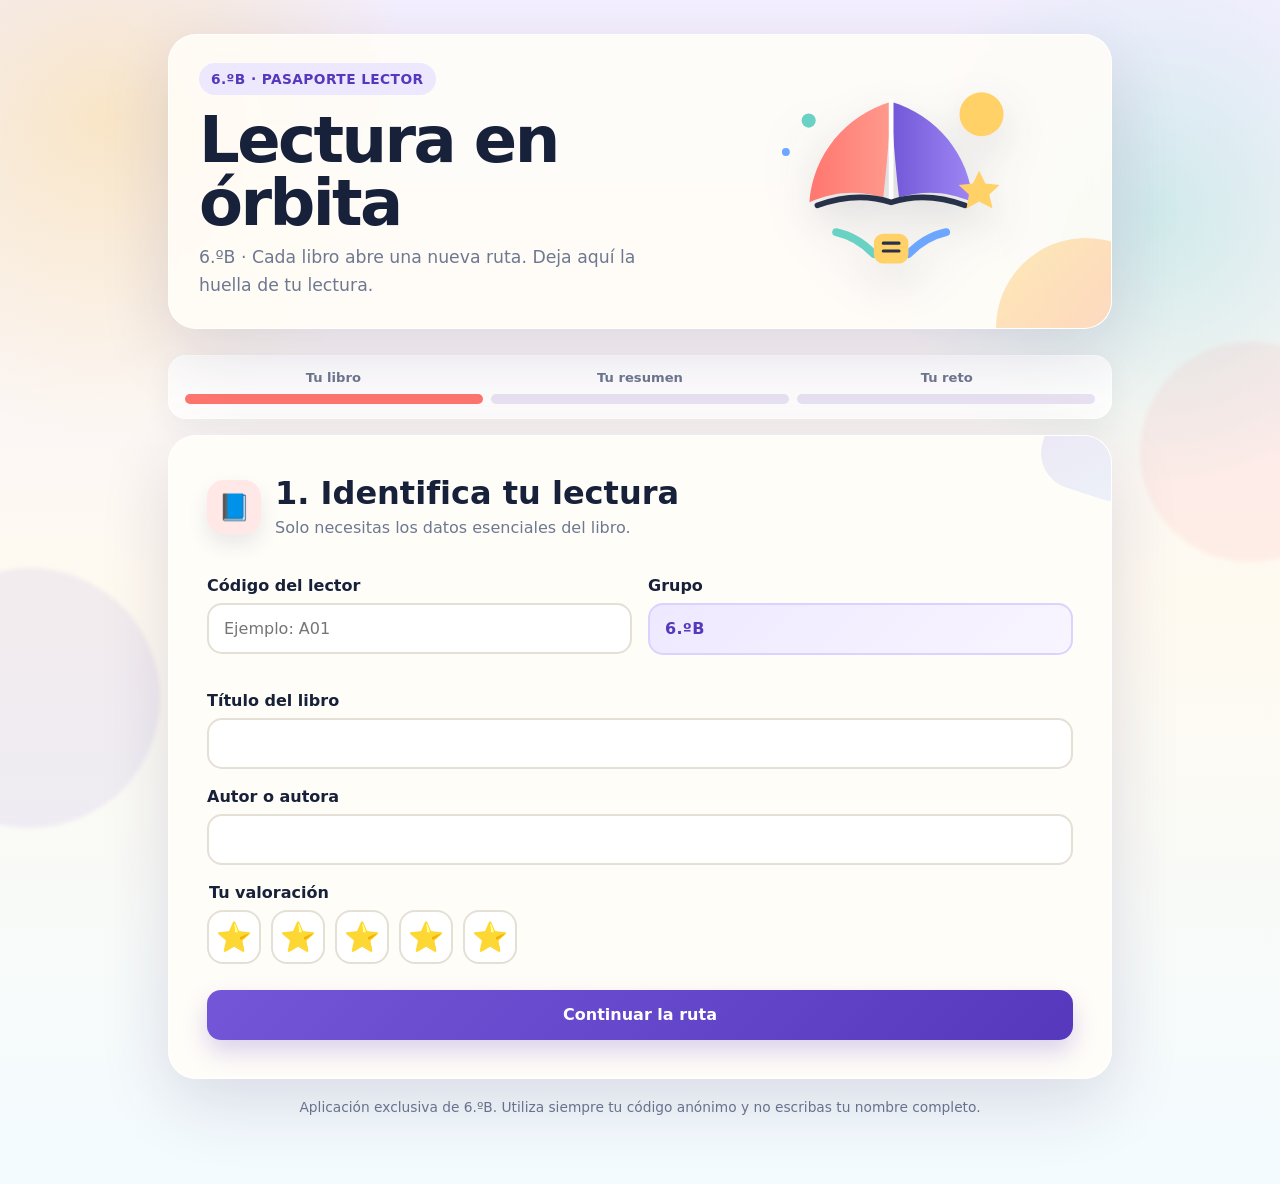
<file: index.html>
<!DOCTYPE html>
<html lang="es">
<head>
  <meta charset="UTF-8">
  <meta name="viewport" content="width=device-width, initial-scale=1.0">
  <title>Lectura en órbita</title>
  <style>
    :root {
      --navy: #18213a;
      --ink: #27324a;
      --muted: #6e7890;
      --paper: #fffdf8;
      --cream: #fff7e8;
      --purple: #7357d8;
      --purple-dark: #5638bd;
      --coral: #ff766f;
      --yellow: #ffd166;
      --aqua: #69d2c5;
      --blue: #6ca6ff;
      --green: #5dbb8a;
      --danger: #d95050;
      --border: #e5e0d6;
      --shadow: 0 24px 70px rgba(40, 31, 90, .14);
      --radius-xl: 28px;
      --radius-lg: 20px;
      --radius-md: 14px;
    }

    * { box-sizing: border-box; }

    html { scroll-behavior: smooth; }

    body {
      margin: 0;
      min-height: 100vh;
      font-family: Inter, ui-rounded, "Segoe UI", system-ui, sans-serif;
      background:
        radial-gradient(circle at 8% 10%, rgba(255, 209, 102, .35), transparent 20%),
        radial-gradient(circle at 90% 18%, rgba(105, 210, 197, .28), transparent 18%),
        linear-gradient(180deg, #f4efff 0%, #fffaf0 50%, #f3fbff 100%);
      color: var(--ink);
      overflow-x: hidden;
    }

    body::before,
    body::after {
      content: "";
      position: fixed;
      z-index: -1;
      border-radius: 50%;
      filter: blur(2px);
      opacity: .7;
    }

    body::before {
      width: 260px;
      height: 260px;
      background: rgba(115, 87, 216, .12);
      left: -100px;
      bottom: 8%;
    }

    body::after {
      width: 220px;
      height: 220px;
      background: rgba(255, 118, 111, .12);
      right: -80px;
      top: 38%;
    }

    .shell {
      width: min(980px, 100%);
      margin: 0 auto;
      padding: 26px 18px 56px;
    }

    .hero {
      position: relative;
      display: grid;
      grid-template-columns: 1.15fr .85fr;
      gap: 24px;
      align-items: center;
      margin: 8px 0 26px;
      padding: 28px 30px;
      border-radius: var(--radius-xl);
      background: rgba(255, 253, 248, .88);
      backdrop-filter: blur(10px);
      border: 1px solid rgba(255, 255, 255, .9);
      box-shadow: var(--shadow);
      overflow: hidden;
    }

    .hero::after {
      content: "";
      position: absolute;
      width: 180px;
      height: 180px;
      border-radius: 50%;
      right: -65px;
      bottom: -90px;
      background: linear-gradient(135deg, rgba(255, 209, 102, .45), rgba(255, 118, 111, .35));
    }

    .eyebrow {
      display: inline-flex;
      align-items: center;
      gap: 8px;
      padding: 8px 12px;
      border-radius: 999px;
      color: var(--purple-dark);
      background: #eee8ff;
      font-size: .86rem;
      font-weight: 800;
      letter-spacing: .03em;
      text-transform: uppercase;
    }

    h1 {
      margin: 14px 0 10px;
      font-size: clamp(2.15rem, 5vw, 4rem);
      line-height: .98;
      color: var(--navy);
      letter-spacing: -.04em;
    }

    .hero p {
      max-width: 620px;
      margin: 0;
      color: var(--muted);
      font-size: 1.08rem;
      line-height: 1.6;
    }

    .hero-illustration {
      display: grid;
      place-items: center;
      min-height: 235px;
    }

    .hero-illustration svg {
      width: min(100%, 330px);
      height: auto;
      filter: drop-shadow(0 18px 22px rgba(39, 50, 74, .15));
    }

    .message {
      display: none;
      margin: 0 0 16px;
      padding: 14px 18px;
      border-radius: 14px;
      font-weight: 800;
      box-shadow: 0 10px 28px rgba(39, 50, 74, .08);
    }

    .message.error {
      display: block;
      background: #fff0ef;
      color: #9d2f2f;
      border: 1px solid #ffd0cd;
    }

    .message.success {
      display: block;
      background: #eaf9f2;
      color: #176d49;
      border: 1px solid #c5ead8;
    }

    .progress-wrap {
      margin: 0 0 16px;
      padding: 14px 16px;
      border-radius: 18px;
      background: rgba(255, 255, 255, .78);
      border: 1px solid rgba(255,255,255,.9);
      box-shadow: 0 10px 28px rgba(39, 50, 74, .06);
    }

    .progress-labels {
      display: grid;
      grid-template-columns: repeat(3, 1fr);
      gap: 10px;
      margin-bottom: 9px;
      color: var(--muted);
      font-size: .82rem;
      font-weight: 800;
      text-align: center;
    }

    .progress {
      display: grid;
      grid-template-columns: repeat(3, 1fr);
      gap: 8px;
    }

    .progress span {
      height: 10px;
      border-radius: 999px;
      background: #e8e2f2;
      transition: .25s ease;
    }

    .progress span.active:nth-child(1) { background: var(--coral); }
    .progress span.active:nth-child(2) { background: var(--yellow); }
    .progress span.active:nth-child(3) { background: var(--aqua); }

    .card {
      display: none;
      position: relative;
      background: rgba(255, 253, 248, .96);
      border: 1px solid rgba(255,255,255,.95);
      border-radius: var(--radius-xl);
      padding: clamp(22px, 4vw, 38px);
      box-shadow: var(--shadow);
      overflow: hidden;
    }

    .card.active { display: block; }

    .card::before {
      content: "";
      position: absolute;
      width: 110px;
      height: 110px;
      border-radius: 36px;
      transform: rotate(18deg);
      right: -45px;
      top: -50px;
      background: linear-gradient(135deg, rgba(115, 87, 216, .15), rgba(108, 166, 255, .12));
    }

    .section-heading {
      display: flex;
      align-items: center;
      gap: 14px;
      margin-bottom: 18px;
    }

    .section-icon {
      flex: 0 0 54px;
      width: 54px;
      height: 54px;
      display: grid;
      place-items: center;
      border-radius: 17px;
      font-size: 26px;
      box-shadow: 0 10px 20px rgba(39,50,74,.10);
    }

    .step1-icon { background: #ffe8e5; }
    .step2-icon { background: #fff2c9; }
    .step3-icon { background: #dff7f3; }

    h2 {
      margin: 0;
      color: var(--navy);
      font-size: clamp(1.45rem, 3vw, 2rem);
    }

    .sub {
      margin: 4px 0 0;
      color: var(--muted);
      line-height: 1.5;
    }

    .grid-2 {
      display: grid;
      grid-template-columns: repeat(2, minmax(0, 1fr));
      gap: 16px;
    }

    .field { margin: 18px 0; }

    .fixed-group {
      width: 100%;
      min-height: 52px;
      display: flex;
      align-items: center;
      padding: 14px 15px;
      border: 2px solid #dcd2ff;
      border-radius: 15px;
      background: linear-gradient(135deg, #eee9ff, #f8f5ff);
      color: var(--purple-dark);
      font-weight: 900;
      letter-spacing: .02em;
    }

    label, legend {
      display: block;
      margin-bottom: 8px;
      color: var(--navy);
      font-weight: 800;
    }

    input, select, textarea, button { font: inherit; }

    input, select, textarea {
      width: 100%;
      border: 2px solid var(--border);
      border-radius: 15px;
      padding: 14px 15px;
      background: #fff;
      color: var(--ink);
      transition: .18s ease;
    }

    input:hover, select:hover, textarea:hover {
      border-color: #cfc5ed;
    }

    input:focus, select:focus, textarea:focus, button:focus-visible {
      outline: 4px solid rgba(255, 209, 102, .38);
      border-color: var(--purple);
    }

    textarea {
      min-height: 145px;
      resize: vertical;
      line-height: 1.55;
    }

    .counter {
      margin-top: 7px;
      text-align: right;
      color: var(--muted);
      font-size: .92rem;
      font-weight: 700;
    }

    .counter.over { color: var(--danger); }

    .stars {
      display: flex;
      flex-wrap: wrap;
      gap: 10px;
    }

    .stars input {
      position: absolute;
      opacity: 0;
      pointer-events: none;
    }

    .stars label {
      cursor: pointer;
      width: 54px;
      height: 54px;
      display: grid;
      place-items: center;
      margin: 0;
      border: 2px solid var(--border);
      border-radius: 16px;
      font-size: 29px;
      background: #fff;
      transition: .18s ease;
    }

    .stars label:hover {
      transform: translateY(-3px) rotate(-2deg);
      border-color: var(--yellow);
      box-shadow: 0 10px 18px rgba(255, 209, 102, .22);
    }

    .stars input:checked + label {
      border-color: var(--purple);
      background: #f1edff;
      transform: translateY(-3px);
      box-shadow: 0 10px 18px rgba(115, 87, 216, .18);
    }

    .prompt-card {
      display: grid;
      grid-template-columns: 54px 1fr;
      gap: 14px;
      align-items: start;
      padding: 18px;
      border-radius: 18px;
      background: linear-gradient(135deg, #fff3cd, #fff9eb);
      border: 1px solid #f7dda1;
    }

    .prompt-card .emoji {
      width: 54px;
      height: 54px;
      display: grid;
      place-items: center;
      border-radius: 16px;
      background: white;
      font-size: 26px;
    }

    .question-box {
      margin: 14px 0 20px;
      padding: 20px;
      border-radius: 18px;
      background: linear-gradient(135deg, #eee9ff, #f7f4ff);
      border: 1px solid #dcd2ff;
      border-left: 7px solid var(--purple);
      color: var(--navy);
      font-size: 1.15rem;
      font-weight: 850;
      line-height: 1.5;
    }

    .response-tabs {
      display: grid;
      grid-template-columns: repeat(2, minmax(0,1fr));
      gap: 10px;
      margin-bottom: 18px;
    }

    .tab {
      min-height: 54px;
      background: white;
      color: var(--ink);
      border: 2px solid var(--border);
    }

    .tab.active {
      border-color: var(--purple);
      background: #eee9ff;
      color: var(--purple-dark);
      box-shadow: 0 10px 20px rgba(115, 87, 216, .12);
    }

    .audio-panel {
      display: none;
      text-align: center;
      padding: 24px;
      border: 2px dashed #b8dcd6;
      border-radius: 18px;
      background: linear-gradient(135deg, #effbf8, #f8fffd);
    }

    .audio-panel.active { display: block; }

    .audio-upload-label {
      display: inline-flex;
      align-items: center;
      justify-content: center;
      min-height: 52px;
      padding: 13px 20px;
      border-radius: 14px;
      background: linear-gradient(135deg, var(--purple), var(--purple-dark));
      color: #fff;
      font-weight: 850;
      cursor: pointer;
      box-shadow: 0 12px 24px rgba(86, 56, 189, .18);
    }

    .audio-upload-label:hover { transform: translateY(-2px); }

    .audio-upload-label input {
      position: absolute;
      width: 1px;
      height: 1px;
      opacity: 0;
      pointer-events: none;
    }

    .audio-file-info {
      margin: 14px 0 0;
      color: var(--navy);
      font-weight: 800;
      overflow-wrap: anywhere;
    }

    .recorder-box {
      padding: 20px;
      border-radius: 18px;
      background: #fff;
      border: 1px solid #d8eee9;
      box-shadow: 0 10px 26px rgba(39, 50, 74, .07);
    }

    .recorder-status {
      display: flex;
      align-items: center;
      justify-content: center;
      gap: 10px;
      min-height: 32px;
      margin-bottom: 10px;
      color: var(--navy);
      font-weight: 850;
    }

    .record-dot {
      width: 13px;
      height: 13px;
      border-radius: 50%;
      background: #b8becb;
    }

    .record-dot.live {
      background: var(--danger);
      animation: pulse 1s infinite;
    }

    .timer {
      margin: 4px 0 14px;
      color: var(--navy);
      font-size: 2.35rem;
      font-weight: 900;
      font-variant-numeric: tabular-nums;
      letter-spacing: .03em;
    }

    .wave {
      display: flex;
      justify-content: center;
      align-items: center;
      gap: 5px;
      height: 40px;
      margin-bottom: 16px;
    }

    .wave span {
      width: 5px;
      height: 10px;
      border-radius: 999px;
      background: var(--aqua);
      opacity: .55;
    }

    .wave.live span { animation: wave 900ms ease-in-out infinite; }
    .wave.live span:nth-child(2) { animation-delay: 100ms; }
    .wave.live span:nth-child(3) { animation-delay: 200ms; }
    .wave.live span:nth-child(4) { animation-delay: 300ms; }
    .wave.live span:nth-child(5) { animation-delay: 400ms; }
    .wave.live span:nth-child(6) { animation-delay: 500ms; }
    .wave.live span:nth-child(7) { animation-delay: 600ms; }

    .audio-choice-divider {
      display: flex;
      align-items: center;
      gap: 12px;
      margin: 20px 0;
      color: var(--muted);
      font-size: .88rem;
      font-weight: 850;
    }

    .audio-choice-divider::before,
    .audio-choice-divider::after {
      content: '';
      flex: 1;
      height: 1px;
      background: #d9e8e4;
    }

    .audio-buttons {
      display: flex;
      justify-content: center;
      flex-wrap: wrap;
      gap: 10px;
    }

    @keyframes pulse {
      0%, 100% { transform: scale(1); opacity: 1; }
      50% { transform: scale(.7); opacity: .45; }
    }

    @keyframes wave {
      0%, 100% { height: 9px; }
      50% { height: 34px; }
    }

    audio {
      width: 100%;
      margin-top: 16px;
    }

    .hint {
      color: var(--muted);
      font-size: .96rem;
      line-height: 1.55;
    }

    .actions {
      display: flex;
      gap: 12px;
      margin-top: 26px;
    }

    button {
      min-height: 50px;
      padding: 13px 20px;
      border: 0;
      border-radius: 14px;
      font-weight: 850;
      cursor: pointer;
      transition: .18s ease;
    }

    button:hover { transform: translateY(-2px); }

    .primary {
      flex: 1;
      background: linear-gradient(135deg, var(--purple), var(--purple-dark));
      color: #fff;
      box-shadow: 0 12px 24px rgba(86, 56, 189, .22);
    }

    .secondary {
      background: #f0edf6;
      color: var(--ink);
    }

    .danger {
      background: #ffecec;
      color: var(--danger);
    }

    .success-screen {
      text-align: center;
      padding-top: 42px;
      padding-bottom: 42px;
    }

    .success-art {
      width: min(100%, 360px);
      margin: 0 auto 14px;
    }

    .success-art svg { width: 100%; height: auto; }

    .loading {
      pointer-events: none;
      opacity: .68;
    }

    .footer-note {
      text-align: center;
      margin-top: 20px;
      color: var(--muted);
      font-size: .86rem;
    }

    @media (max-width: 760px) {
      .hero {
        grid-template-columns: 1fr;
        text-align: center;
      }

      .hero p { margin-inline: auto; }

      .hero-illustration { min-height: 190px; }

      .grid-2 { grid-template-columns: 1fr; }
    }

    @media (max-width: 540px) {
      .shell { padding-inline: 12px; }
      .hero { padding: 24px 20px; }
      .actions { flex-direction: column-reverse; }
      .response-tabs { grid-template-columns: 1fr; }
      .progress-labels { font-size: .72rem; }
      .card { border-radius: 22px; }
    }

    @media (prefers-reduced-motion: reduce) {
      * { transition: none !important; scroll-behavior: auto !important; }
    }
  </style>
</head>
<body>
  <iframe id="submitFrame" name="submitFrame" hidden></iframe>
  <form id="transportForm" method="post" target="submitFrame" hidden>
    <input id="transportPayload" name="payload" type="hidden">
  </form>
  <main class="shell">
    <section class="hero">
      <div>
        <div class="eyebrow">6.ºB · Pasaporte lector</div>
        <h1>Lectura en órbita</h1>
        <p>6.ºB · Cada libro abre una nueva ruta. Deja aquí la huella de tu lectura.</p>
      </div>

      <div class="hero-illustration" aria-hidden="true">
        <svg viewBox="0 0 420 300" role="img">
          <defs>
            <linearGradient id="bookA" x1="0" x2="1">
              <stop offset="0" stop-color="#7357d8"/>
              <stop offset="1" stop-color="#9f87f4"/>
            </linearGradient>
            <linearGradient id="bookB" x1="0" x2="1">
              <stop offset="0" stop-color="#ff766f"/>
              <stop offset="1" stop-color="#ff9a8d"/>
            </linearGradient>
          </defs>
          <circle cx="315" cy="64" r="28" fill="#ffd166"/>
          <circle cx="95" cy="72" r="9" fill="#69d2c5"/>
          <circle cx="66" cy="112" r="5" fill="#6ca6ff"/>
          <path d="M200 48c58 17 100 68 104 128-31-14-62-16-94-6-5-46-8-82-10-122z" fill="url(#bookA)"/>
          <path d="M200 48c-58 17-100 68-104 128 31-14 62-16 94-6 5-46 8-82 10-122z" fill="url(#bookB)"/>
          <path d="M200 48v122" stroke="#fff" stroke-width="6" stroke-linecap="round"/>
          <path d="M106 180c38-14 69-12 94-4 25-8 56-10 94 4" fill="none" stroke="#27324a" stroke-width="7" stroke-linecap="round"/>
          <path d="M130 214c18 4 34 13 48 28" fill="none" stroke="#69d2c5" stroke-width="10" stroke-linecap="round"/>
          <path d="M270 214c-18 4-34 13-48 28" fill="none" stroke="#6ca6ff" stroke-width="10" stroke-linecap="round"/>
          <rect x="178" y="216" width="44" height="38" rx="12" fill="#ffd166"/>
          <path d="M190 228h20M190 238h20" stroke="#27324a" stroke-width="4" stroke-linecap="round"/>
          <path d="M312 136l8 16 18 2-13 12 4 18-17-9-16 9 3-18-13-12 18-2z" fill="#ffd166"/>
        </svg>
      </div>
    </section>

    <div id="message" class="message" role="alert" aria-live="polite"></div>

    <div class="progress-wrap">
      <div class="progress-labels">
        <span>Tu libro</span>
        <span>Tu resumen</span>
        <span>Tu reto</span>
      </div>
      <div class="progress" aria-label="Progreso">
        <span id="p1" class="active"></span>
        <span id="p2"></span>
        <span id="p3"></span>
      </div>
    </div>

    <form id="readerForm" novalidate>
      <section id="step1" class="card active">
        <div class="section-heading">
          <div class="section-icon step1-icon">📘</div>
          <div>
            <h2>1. Identifica tu lectura</h2>
            <p class="sub">Solo necesitas los datos esenciales del libro.</p>
          </div>
        </div>

        <div class="grid-2">
          <div class="field">
            <label for="codigo">Código del lector</label>
            <input id="codigo" name="codigo" type="text" maxlength="12"
                   placeholder="Ejemplo: A01" autocomplete="off" required>
          </div>

          <div class="field">
            <label>Grupo</label>
            <div class="fixed-group" aria-label="Grupo 6.ºB">6.ºB</div>
            <input id="grupo" name="grupo" type="hidden" value="6ºB">
          </div>
        </div>

        <div class="field">
          <label for="titulo">Título del libro</label>
          <input id="titulo" name="titulo" type="text" maxlength="120" required>
        </div>

        <div class="field">
          <label for="autor">Autor o autora</label>
          <input id="autor" name="autor" type="text" maxlength="100" required>
        </div>

        <fieldset class="field" style="border:0;padding:0">
          <legend>Tu valoración</legend>
          <div class="stars" role="radiogroup" aria-label="Valoración">
              <input id="star1" type="radio" name="valoracion" value="1" required>
              <label for="star1" aria-label="1 estrellas">⭐</label>
              <input id="star2" type="radio" name="valoracion" value="2" required>
              <label for="star2" aria-label="2 estrellas">⭐</label>
              <input id="star3" type="radio" name="valoracion" value="3" required>
              <label for="star3" aria-label="3 estrellas">⭐</label>
              <input id="star4" type="radio" name="valoracion" value="4" required>
              <label for="star4" aria-label="4 estrellas">⭐</label>
              <input id="star5" type="radio" name="valoracion" value="5" required>
              <label for="star5" aria-label="5 estrellas">⭐</label>
          </div>
        </fieldset>

        <div class="actions">
          <button type="button" class="primary" onclick="goToStep(2)">Continuar la ruta</button>
        </div>
      </section>

      <section id="step2" class="card">
        <div class="section-heading">
          <div class="section-icon step2-icon">✍️</div>
          <div>
            <h2>2. Resume con precisión</h2>
            <p class="sub">Selecciona lo esencial y exprésalo con tus propias palabras.</p>
          </div>
        </div>

        <div class="prompt-card">
          <div class="emoji">💡</div>
          <div>
            <strong>Pista para organizarte</strong>
            <p class="hint" style="margin-bottom:0">Puedes pensar en tres momentos: situación inicial, conflicto principal y desenlace.</p>
          </div>
        </div>

        <div class="field">
          <label for="resumen">Resumen del libro</label>
          <textarea id="resumen" name="resumen"
                    placeholder="Al principio... El conflicto principal... Finalmente..."
                    required></textarea>
          <div id="summaryCounter" class="counter">0 / 55 palabras</div>
        </div>

        <div class="actions">
          <button type="button" class="secondary" onclick="goToStep(1)">Volver</button>
          <button type="button" class="primary" onclick="goToStep(3)">Descubrir el reto sorpresa</button>
        </div>
      </section>

      <section id="step3" class="card">
        <div class="section-heading">
          <div class="section-icon step3-icon">🧭</div>
          <div>
            <h2>3. Supera tu reto lector</h2>
            <p class="sub">La pregunta cambia en cada registro.</p>
          </div>
        </div>

        <div id="questionBox" class="question-box"></div>

        <div class="response-tabs">
          <button id="textTab" type="button" class="tab active" onclick="setResponseMode('text')">✍️ Respuesta escrita</button>
          
          <button id="audioTab" type="button" class="tab" onclick="setResponseMode('audio')">🎙️ Respuesta en audio</button>
          
        </div>

        <div id="textPanel">
          <label for="respuestaTexto">Tu respuesta</label>
          <textarea id="respuestaTexto" name="respuestaTexto"
                    placeholder="Explica tu idea y apóyala con un detalle concreto del libro."></textarea>
          <div id="answerCounter" class="counter">0 / 75 palabras</div>
        </div>

        
        <div id="audioPanel" class="audio-panel">
          <div class="recorder-box">
            <div class="recorder-status">
              <span id="recordDot" class="record-dot"></span>
              <span id="recordStatus">Pulsa el botón y empieza a hablar</span>
            </div>
            <div id="timer" class="timer">00:00</div>
            <div id="wave" class="wave" aria-hidden="true">
              <span></span><span></span><span></span><span></span><span></span><span></span><span></span>
            </div>
            <p class="hint">Puedes grabar hasta 60 segundos. El audio se convertirá automáticamente en un archivo para guardarlo en Drive.</p>
            <div class="audio-buttons">
              <button id="recordBtn" type="button" class="danger" onclick="toggleRecording()">🎙️ Grabar audio</button>
              <button id="clearAudioBtn" type="button" class="secondary" onclick="clearAudio()" style="display:none">🗑️ Borrar y repetir</button>
            </div>
          </div>

          <div class="audio-choice-divider">O, si el micrófono no funciona</div>

          <label class="audio-upload-label" for="audioFile">
            ⬆️ Subir un archivo de audio
            <input id="audioFile" type="file" accept="audio/*,.mp3,.m4a,.wav,.ogg,.webm,.aac" onchange="handleAudioFile(event)">
          </label>
          <p class="hint">Formatos habituales: MP3, M4A, WAV, OGG o WEBM. Tamaño máximo: 10 MB.</p>
          <p id="audioFileInfo" class="audio-file-info" style="display:none"></p>
          <audio id="audioPreview" controls style="display:none"></audio>
        </div>
        

        <div class="actions">
          <button type="button" class="secondary" onclick="goToStep(2)">Volver</button>
          <button id="submitBtn" type="submit" class="primary">Registrar mi lectura</button>
        </div>
      </section>

      <section id="successStep" class="card success-screen">
        <div class="success-art" aria-hidden="true">
          <svg viewBox="0 0 420 230">
            <circle cx="210" cy="110" r="88" fill="#eee9ff"/>
            <path d="M115 142c35-19 67-19 95-8 28-11 60-11 95 8" fill="none" stroke="#27324a" stroke-width="8" stroke-linecap="round"/>
            <path d="M210 60c42 9 72 42 74 84-25-8-50-7-74 3-24-10-49-11-74-3 2-42 32-75 74-84z" fill="#7357d8"/>
            <path d="M210 60v87" stroke="#fff" stroke-width="6"/>
            <circle cx="318" cy="66" r="18" fill="#ffd166"/>
            <circle cx="103" cy="76" r="11" fill="#69d2c5"/>
            <path d="M332 122l5 10 11 1-8 7 2 11-10-5-10 5 2-11-8-7 11-1z" fill="#ff766f"/>
          </svg>
        </div>
        <h2>¡Lectura registrada!</h2>
        <p class="sub">Tu huella lectora ya forma parte de tu recorrido.</p>
        <button type="button" class="primary" onclick="resetForm()">Registrar otro libro</button>
      </section>
    </form>

    <p class="footer-note">Aplicación exclusiva de 6.ºB. Utiliza siempre tu código anónimo y no escribas tu nombre completo.</p>
  </main>

  <script>
    // PEGA AQUÍ LA URL /exec DE TU IMPLEMENTACIÓN DE APPS SCRIPT.
    const APPS_SCRIPT_URL = 'https://script.google.com/macros/s/AKfycby-oQFuNSyR5mCUGEYBVZFS46pnGUpUlliZswMtw5f7iZKYibE0Vg78zu4JDb4FX2Agnw/exec';
    const CONFIG = {"titulo_app": "Lectura en órbita", "subtitulo_app": "6.ºB · Cada libro abre una nueva ruta. Deja aquí la huella de tu lectura.", "max_palabras_resumen": 55, "max_palabras_respuesta": 75, "max_segundos_audio": 60, "permitir_audio": true, "grupos": ["6ºB"], "preguntas": ["¿Qué conflicto mueve realmente la historia?", "¿Qué decisión cambia el rumbo de la historia y por qué?", "Cuenta un detalle importante que no aparezca en la portada ni en la contraportada.", "¿Qué personaje influye más en el protagonista? Explica cómo.", "¿Qué ocurre justo antes del desenlace y por qué es importante?", "¿Qué lugar tiene más peso en la historia y qué sucede allí?", "¿Qué personaje evoluciona más desde el principio hasta el final?", "¿Qué objeto, pista o símbolo resulta importante en la historia?", "¿Cuál es la escena clave del libro y qué cambia después de ella?", "¿A qué tipo de lector o lectora recomendarías este libro y por qué?", "¿Qué habrías hecho tú en el lugar del protagonista? Justifica tu respuesta.", "¿Qué tema importante aparece en el libro además de la historia principal?"]};
    let currentStep = 1;
    let currentQuestion = '';
    let responseMode = 'text';
    const MAX_AUDIO_BYTES = 10 * 1024 * 1024;
    let audioFile = null;
    let audioDataUrl = '';
    let audioFileName = '';
    let audioMimeType = '';
    let audioObjectUrl = '';
    let mediaRecorder = null;
    let mediaStream = null;
    let recordedChunks = [];
    let timerInterval = null;
    let seconds = 0;

    const form = document.getElementById('readerForm');
    const message = document.getElementById('message');
    const resumen = document.getElementById('resumen');
    const respuestaTexto = document.getElementById('respuestaTexto');

    document.addEventListener('DOMContentLoaded', () => {
      pickQuestion();
      updateCounter(resumen, 'summaryCounter', CONFIG.max_palabras_resumen);
      updateCounter(respuestaTexto, 'answerCounter', CONFIG.max_palabras_respuesta);
    });

    resumen.addEventListener('input', () =>
      updateCounter(resumen, 'summaryCounter', CONFIG.max_palabras_resumen)
    );

    respuestaTexto.addEventListener('input', () =>
      updateCounter(respuestaTexto, 'answerCounter', CONFIG.max_palabras_respuesta)
    );

    form.addEventListener('submit', (event) => {
      event.preventDefault();
      clearMessage();

      if (!validateStep(3)) return;

      const saveUrl = String(APPS_SCRIPT_URL || '').trim();
      if (!saveUrl.startsWith('https://script.google.com/macros/s/') || !saveUrl.endsWith('/exec')) {
        showMessage('La dirección de guardado no es válida. Debe ser la URL de Apps Script terminada en /exec.', 'error');
        return;
      }

      const submitBtn = document.getElementById('submitBtn');
      submitBtn.textContent = 'Enviando...';
      submitBtn.disabled = true;
      form.classList.add('loading');

      const data = new FormData(form);
      const payload = {
        codigo: String(data.get('codigo') || '').trim().toUpperCase(),
        grupo: data.get('grupo'),
        titulo: String(data.get('titulo') || '').trim(),
        autor: String(data.get('autor') || '').trim(),
        valoracion: data.get('valoracion'),
        resumen: String(data.get('resumen') || '').trim(),
        pregunta: currentQuestion,
        respuestaTexto: responseMode === 'text'
          ? String(data.get('respuestaTexto') || '').trim()
          : '',
        audioDataUrl: responseMode === 'audio' ? audioDataUrl : '',
        audioFileName: responseMode === 'audio' ? audioFileName : '',
        audioMimeType: responseMode === 'audio' ? audioMimeType : '',
        requestId: (crypto.randomUUID ? crypto.randomUUID() : String(Date.now()) + Math.random())
      };

      try {
        const transportForm = document.getElementById('transportForm');
        const transportPayload = document.getElementById('transportPayload');
        transportForm.action = saveUrl;
        transportPayload.value = JSON.stringify(payload);
        transportForm.submit();

        setTimeout(() => {
          form.classList.remove('loading');
          submitBtn.textContent = 'Registrar mi lectura';
          submitBtn.disabled = false;
          showSuccess(
            responseMode === 'audio'
              ? '¡Lectura enviada! El audio se está guardando en Drive.'
              : '¡Lectura enviada correctamente!'
          );
        }, 1800);
      } catch (error) {
        form.classList.remove('loading');
        submitBtn.textContent = 'Registrar mi lectura';
        submitBtn.disabled = false;
        showMessage('No se ha podido iniciar el envío. Comprueba la conexión y vuelve a intentarlo.', 'error');
      }
    });

    function goToStep(step) {
      clearMessage();
      if (step > currentStep && !validateStep(currentStep)) return;

      document.querySelectorAll('.card').forEach(el => el.classList.remove('active'));
      document.getElementById(`step${step}`).classList.add('active');

      for (let i = 1; i <= 3; i++) {
        document.getElementById(`p${i}`).classList.toggle('active', i <= step);
      }

      currentStep = step;
      window.scrollTo({ top: 0, behavior: 'smooth' });
    }

    function validateStep(step) {
      if (step === 1) {
        const fields = ['codigo', 'grupo', 'titulo', 'autor'];
        for (const id of fields) {
          const el = document.getElementById(id);
          if (!el.value.trim()) {
            showMessage('Completa todos los datos del libro.', 'error');
            el.focus();
            return false;
          }
        }
        if (!form.querySelector('input[name="valoracion"]:checked')) {
          showMessage('Selecciona una valoración con estrellas.', 'error');
          return false;
        }
      }

      if (step === 2) {
        const words = countWords(resumen.value);
        if (!resumen.value.trim()) {
          showMessage('Escribe un resumen breve.', 'error');
          resumen.focus();
          return false;
        }
        if (words > CONFIG.max_palabras_resumen) {
          showMessage(`El resumen no puede superar ${CONFIG.max_palabras_resumen} palabras.`, 'error');
          resumen.focus();
          return false;
        }
      }

      if (step === 3) {
        if (responseMode === 'text') {
          const words = countWords(respuestaTexto.value);
          if (!respuestaTexto.value.trim()) {
            showMessage('Escribe una respuesta al reto sorpresa.', 'error');
            respuestaTexto.focus();
            return false;
          }
          if (words > CONFIG.max_palabras_respuesta) {
            showMessage(`La respuesta no puede superar ${CONFIG.max_palabras_respuesta} palabras.`, 'error');
            respuestaTexto.focus();
            return false;
          }
        } else if (!audioDataUrl) {
          showMessage('Graba o sube un audio antes de enviar.', 'error');
          return false;
        }
      }

      return true;
    }

    function pickQuestion() {
      const questions = CONFIG.preguntas || [];
      currentQuestion = questions.length
        ? questions[Math.floor(Math.random() * questions.length)]
        : 'Cuenta un detalle importante del libro.';
      document.getElementById('questionBox').textContent = currentQuestion;
    }

    function setResponseMode(mode) {
      responseMode = mode;
      document.getElementById('textTab').classList.toggle('active', mode === 'text');
      const textPanel = document.getElementById('textPanel');
      textPanel.style.display = mode === 'text' ? 'block' : 'none';

      const audioTab = document.getElementById('audioTab');
      const audioPanel = document.getElementById('audioPanel');
      if (audioTab && audioPanel) {
        audioTab.classList.toggle('active', mode === 'audio');
        audioPanel.classList.toggle('active', mode === 'audio');
      }
    }

    async function toggleRecording() {
      clearMessage();

      if (mediaRecorder && mediaRecorder.state === 'recording') {
        mediaRecorder.stop();
        return;
      }

      if (!navigator.mediaDevices || !navigator.mediaDevices.getUserMedia || !window.MediaRecorder) {
        showMessage('Este navegador no permite grabar desde la aplicación. Utiliza “Subir un archivo de audio”.', 'error');
        return;
      }

      try {
        clearAudio(false);
        mediaStream = await navigator.mediaDevices.getUserMedia({ audio: true });
        recordedChunks = [];

        const preferredTypes = [
          'audio/webm;codecs=opus',
          'audio/webm',
          'audio/mp4',
          'audio/ogg;codecs=opus'
        ];
        const supportedType = preferredTypes.find(type => MediaRecorder.isTypeSupported(type));
        mediaRecorder = supportedType
          ? new MediaRecorder(mediaStream, { mimeType: supportedType, audioBitsPerSecond: 32000 })
          : new MediaRecorder(mediaStream);

        mediaRecorder.ondataavailable = event => {
          if (event.data && event.data.size > 0) recordedChunks.push(event.data);
        };

        mediaRecorder.onstop = async () => {
          stopTimer();
          stopMediaStream();

          const recorderMimeType = mediaRecorder.mimeType || recordedChunks[0]?.type || 'audio/webm';
          const mimeType = normalizeAudioMimeType(recorderMimeType);
          const blob = new Blob(recordedChunks, { type: mimeType });
          if (!blob.size) {
            showMessage('La grabación está vacía. Prueba de nuevo o sube un archivo.', 'error');
            resetRecorderUi();
            return;
          }
          if (blob.size > MAX_AUDIO_BYTES) {
            showMessage('La grabación supera 10 MB. Hazla más corta o sube otro archivo.', 'error');
            clearAudio();
            return;
          }

          audioFile = blob;
          audioMimeType = mimeType;
          audioFileName = `grabacion_${Date.now()}.${extensionForMime(mimeType)}`;
          audioDataUrl = await blobToDataUrl(blob);
          showAudioPreview(blob, `Grabación de ${formatTime(seconds)} · ${formatBytes(blob.size)}`);
          setRecorderReadyUi();
        };

        mediaRecorder.onerror = () => {
          stopTimer();
          stopMediaStream();
          showMessage('Se produjo un error durante la grabación. Puedes subir un archivo de audio.', 'error');
          resetRecorderUi();
        };

        mediaRecorder.start();
        startTimer();
        setRecordingUi();
      } catch (error) {
        stopMediaStream();
        resetRecorderUi();
        const blocked = error && ['NotAllowedError', 'SecurityError'].includes(error.name);
        showMessage(
          blocked
            ? 'No se ha podido usar el micrófono. Revisa su permiso o utiliza “Subir un archivo de audio”.'
            : 'No se ha podido iniciar la grabación. Utiliza “Subir un archivo de audio”.',
          'error'
        );
      }
    }


    function normalizeAudioMimeType(value) {
      const type = String(value || 'audio/webm').toLowerCase().split(';')[0].trim();
      return type.startsWith('audio/') ? type : 'audio/webm';
    }

    function startTimer() {
      seconds = 0;
      updateTimer();
      timerInterval = setInterval(() => {
        seconds += 1;
        updateTimer();
        if (seconds >= CONFIG.max_segundos_audio && mediaRecorder?.state === 'recording') {
          mediaRecorder.stop();
        }
      }, 1000);
    }

    function stopTimer() {
      if (timerInterval) clearInterval(timerInterval);
      timerInterval = null;
    }

    function updateTimer() {
      const timer = document.getElementById('timer');
      if (timer) timer.textContent = formatTime(seconds);
    }

    function formatTime(totalSeconds) {
      const mins = String(Math.floor(totalSeconds / 60)).padStart(2, '0');
      const secs = String(totalSeconds % 60).padStart(2, '0');
      return `${mins}:${secs}`;
    }

    function setRecordingUi() {
      document.getElementById('recordBtn').textContent = '⏹️ Detener';
      document.getElementById('recordBtn').classList.add('recording');
      document.getElementById('recordStatus').textContent = 'Grabando…';
      document.getElementById('recordDot').classList.add('live');
      document.getElementById('wave').classList.add('live');
      document.getElementById('clearAudioBtn').style.display = 'none';
    }

    function setRecorderReadyUi() {
      document.getElementById('recordBtn').textContent = '🎙️ Volver a grabar';
      document.getElementById('recordBtn').classList.remove('recording');
      document.getElementById('recordStatus').textContent = 'Audio preparado. Escúchalo antes de enviar.';
      document.getElementById('recordDot').classList.remove('live');
      document.getElementById('wave').classList.remove('live');
      document.getElementById('clearAudioBtn').style.display = 'inline-block';
    }

    function resetRecorderUi() {
      const recordBtn = document.getElementById('recordBtn');
      if (!recordBtn) return;
      recordBtn.textContent = '🎙️ Grabar audio';
      recordBtn.classList.remove('recording');
      document.getElementById('recordStatus').textContent = 'Pulsa el botón y empieza a hablar';
      document.getElementById('recordDot').classList.remove('live');
      document.getElementById('wave').classList.remove('live');
    }

    function stopMediaStream() {
      if (mediaStream) mediaStream.getTracks().forEach(track => track.stop());
      mediaStream = null;
    }

    function extensionForMime(mimeType) {
      const type = String(mimeType || '').toLowerCase();
      if (type.includes('mp4')) return 'm4a';
      if (type.includes('ogg')) return 'ogg';
      if (type.includes('wav')) return 'wav';
      if (type.includes('mpeg')) return 'mp3';
      return 'webm';
    }

    function blobToDataUrl(blob) {
      return new Promise((resolve, reject) => {
        const reader = new FileReader();
        reader.onloadend = () => resolve(String(reader.result || ''));
        reader.onerror = reject;
        reader.readAsDataURL(blob);
      });
    }

    function handleAudioFile(event) {
      clearMessage();
      const file = event.target.files && event.target.files[0];
      if (!file) {
        clearAudio();
        return;
      }

      const isAudio = file.type.startsWith('audio/') || /\.(mp3|m4a|wav|ogg|webm|aac)$/i.test(file.name);
      if (!isAudio) {
        event.target.value = '';
        showMessage('El archivo seleccionado no parece ser un audio válido.', 'error');
        clearAudio();
        return;
      }

      if (file.size > MAX_AUDIO_BYTES) {
        event.target.value = '';
        showMessage('El archivo supera el máximo de 10 MB. Reduce su tamaño o elige otro.', 'error');
        clearAudio();
        return;
      }

      if (mediaRecorder?.state === 'recording') mediaRecorder.stop();
      audioFile = file;
      audioFileName = file.name;
      audioMimeType = file.type || 'audio/webm';
      const reader = new FileReader();
      reader.onload = () => {
        audioDataUrl = reader.result;
        showAudioPreview(file, `${file.name} · ${formatBytes(file.size)}`);
        setRecorderReadyUi();
      };
      reader.onerror = () => {
        clearAudio();
        showMessage('No se ha podido leer el archivo de audio.', 'error');
      };
      reader.readAsDataURL(file);
    }

    function showAudioPreview(file, label) {
      if (audioObjectUrl) URL.revokeObjectURL(audioObjectUrl);
      audioObjectUrl = URL.createObjectURL(file);

      const preview = document.getElementById('audioPreview');
      preview.src = audioObjectUrl;
      preview.style.display = 'block';

      const info = document.getElementById('audioFileInfo');
      info.textContent = label;
      info.style.display = 'block';
      document.getElementById('clearAudioBtn').style.display = 'inline-block';
    }

    function clearAudio(resetTimer = true) {
      if (mediaRecorder?.state === 'recording') mediaRecorder.stop();
      stopTimer();
      stopMediaStream();
      audioFile = null;
      audioDataUrl = '';
      audioFileName = '';
      audioMimeType = '';
      recordedChunks = [];

      const input = document.getElementById('audioFile');
      if (input) input.value = '';

      const preview = document.getElementById('audioPreview');
      if (preview) {
        preview.pause();
        preview.removeAttribute('src');
        preview.load();
        preview.style.display = 'none';
      }

      if (audioObjectUrl) {
        URL.revokeObjectURL(audioObjectUrl);
        audioObjectUrl = '';
      }

      const info = document.getElementById('audioFileInfo');
      if (info) {
        info.textContent = '';
        info.style.display = 'none';
      }

      const clearButton = document.getElementById('clearAudioBtn');
      if (clearButton) clearButton.style.display = 'none';

      if (resetTimer) {
        seconds = 0;
        updateTimer();
      }
      resetRecorderUi();
    }

    function formatBytes(bytes) {
      if (!bytes) return '0 KB';
      const units = ['bytes', 'KB', 'MB'];
      const index = Math.min(Math.floor(Math.log(bytes) / Math.log(1024)), units.length - 1);
      const value = bytes / Math.pow(1024, index);
      return `${value.toFixed(index === 0 ? 0 : 1)} ${units[index]}`;
    }

    function updateCounter(element, counterId, max) {
      const count = countWords(element.value);
      const counter = document.getElementById(counterId);
      counter.textContent = `${count} / ${max} palabras`;
      counter.classList.toggle('over', count > max);
    }

    function countWords(value) {
      const text = String(value || '').trim();
      return text ? text.split(/\s+/).length : 0;
    }

    function showMessage(text, type) {
      message.textContent = text;
      message.className = `message ${type}`;
      message.scrollIntoView({ behavior: 'smooth', block: 'center' });
    }

    function clearMessage() {
      message.textContent = '';
      message.className = 'message';
    }

    function showSuccess(text) {
      clearMessage();
      document.querySelectorAll('.card').forEach(el => el.classList.remove('active'));
      document.getElementById('successStep').classList.add('active');
      document.querySelectorAll('.progress span').forEach(el => el.classList.add('active'));
      document.getElementById('successStep').querySelector('p').textContent = text;
      window.scrollTo({ top: 0, behavior: 'smooth' });
    }

    function resetForm() {
      form.reset();
      clearAudio();
      setResponseMode('text');
      pickQuestion();
      updateCounter(resumen, 'summaryCounter', CONFIG.max_palabras_resumen);
      updateCounter(respuestaTexto, 'answerCounter', CONFIG.max_palabras_respuesta);
      goToStep(1);
    }
  </script>
</body>
</html>
</file>
